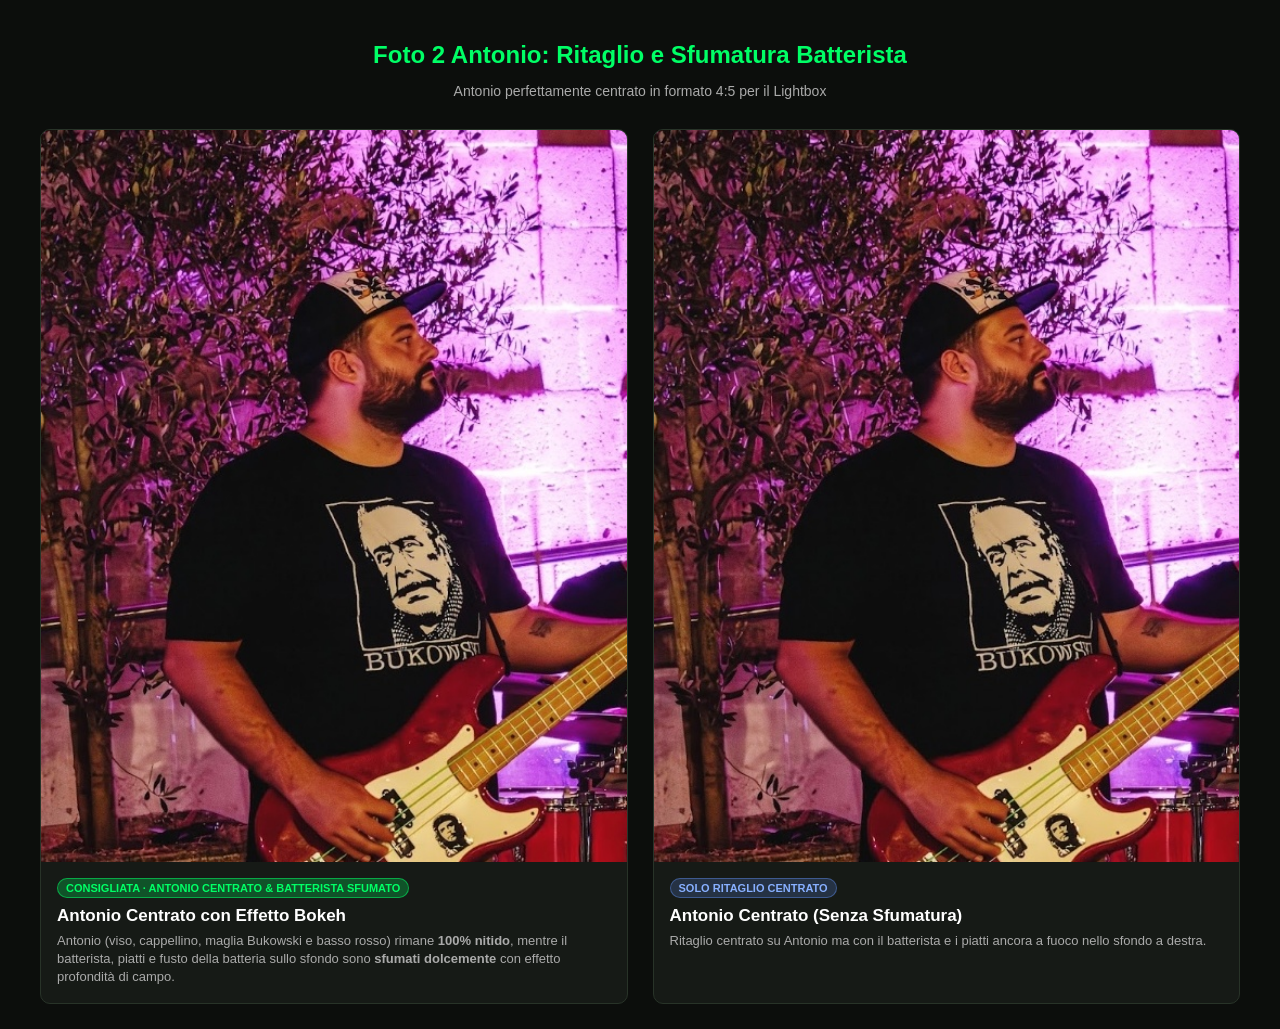
<file: compare_antonio.html>
<!DOCTYPE html>
<html><head><meta charset="utf-8">
<meta name="viewport" content="width=device-width, initial-scale=1">
<title>Confronto Foto Antonio - Green Band</title>
<style>
body { background: #0c0e0c; color: #fff; font-family: -apple-system, BlinkMacSystemFont, "Segoe UI", Roboto, sans-serif; padding: 25px; margin: 0; }
h1 { color: #00ff66; text-align: center; margin-bottom: 8px; font-size: 24px; }
p.intro { text-align: center; color: #aaa; margin-bottom: 30px; font-size: 14px; }
.grid { display: grid; grid-template-columns: repeat(auto-fit, minmax(320px, 1fr)); gap: 25px; max-width: 1200px; margin: 0 auto; }
.card { background: #161a16; border: 1px solid #283328; border-radius: 10px; overflow: hidden; display: flex; flex-direction: column; }
.wrap { position: relative; width: 100%; aspect-ratio: 4 / 5; overflow: hidden; background: #000; }
.wrap img { width: 100%; height: 100%; object-fit: cover; display: block; }
.info { padding: 16px; }
.tag { display: inline-block; padding: 3px 8px; border-radius: 999px; font-size: 11px; font-weight: 700; text-transform: uppercase; margin-bottom: 8px; }
.tag-fav { background: rgba(0, 255, 102, 0.25); color: #00ff66; border: 1px solid rgba(0, 255, 102, 0.5); }
.tag-raw { background: rgba(100, 150, 255, 0.2); color: #88b0ff; border: 1px solid rgba(100, 150, 255, 0.4); }
.info h3 { margin: 0 0 6px; font-size: 17px; color: #fff; }
.info p { font-size: 13px; color: #aaa; margin: 0; line-height: 1.4; }
</style>
</head><body>
<h1>Foto 2 Antonio: Ritaglio e Sfumatura Batterista</h1>
<p class="intro">Antonio perfettamente centrato in formato 4:5 per il Lightbox</p>

<div class="grid">
  <!-- Con sfumatura dello sfondo / batterista -->
  <div class="card">
    <div class="wrap">
      <img src="assets/img/members/antonio_penza_live.jpg?v=1" alt="Antonio Centrato con Sfumatura">
    </div>
    <div class="info">
      <span class="tag tag-fav">Consigliata · Antonio Centrato & Batterista Sfumato</span>
      <h3>Antonio Centrato con Effetto Bokeh</h3>
      <p>Antonio (viso, cappellino, maglia Bukowski e basso rosso) rimane <strong>100% nitido</strong>, mentre il batterista, piatti e fusto della batteria sullo sfondo sono <strong>sfumati dolcemente</strong> con effetto profondità di campo.</p>
    </div>
  </div>

  <!-- Senza sfumatura -->
  <div class="card">
    <div class="wrap">
      <img src="assets/img/members/antonio_penza_crop_clean.jpg" alt="Antonio Centrato Senza Sfumatura">
    </div>
    <div class="info">
      <span class="tag tag-raw">Solo Ritaglio Centrato</span>
      <h3>Antonio Centrato (Senza Sfumatura)</h3>
      <p>Ritaglio centrato su Antonio ma con il batterista e i piatti ancora a fuoco nello sfondo a destra.</p>
    </div>
  </div>
</div>
</body></html>
</file>
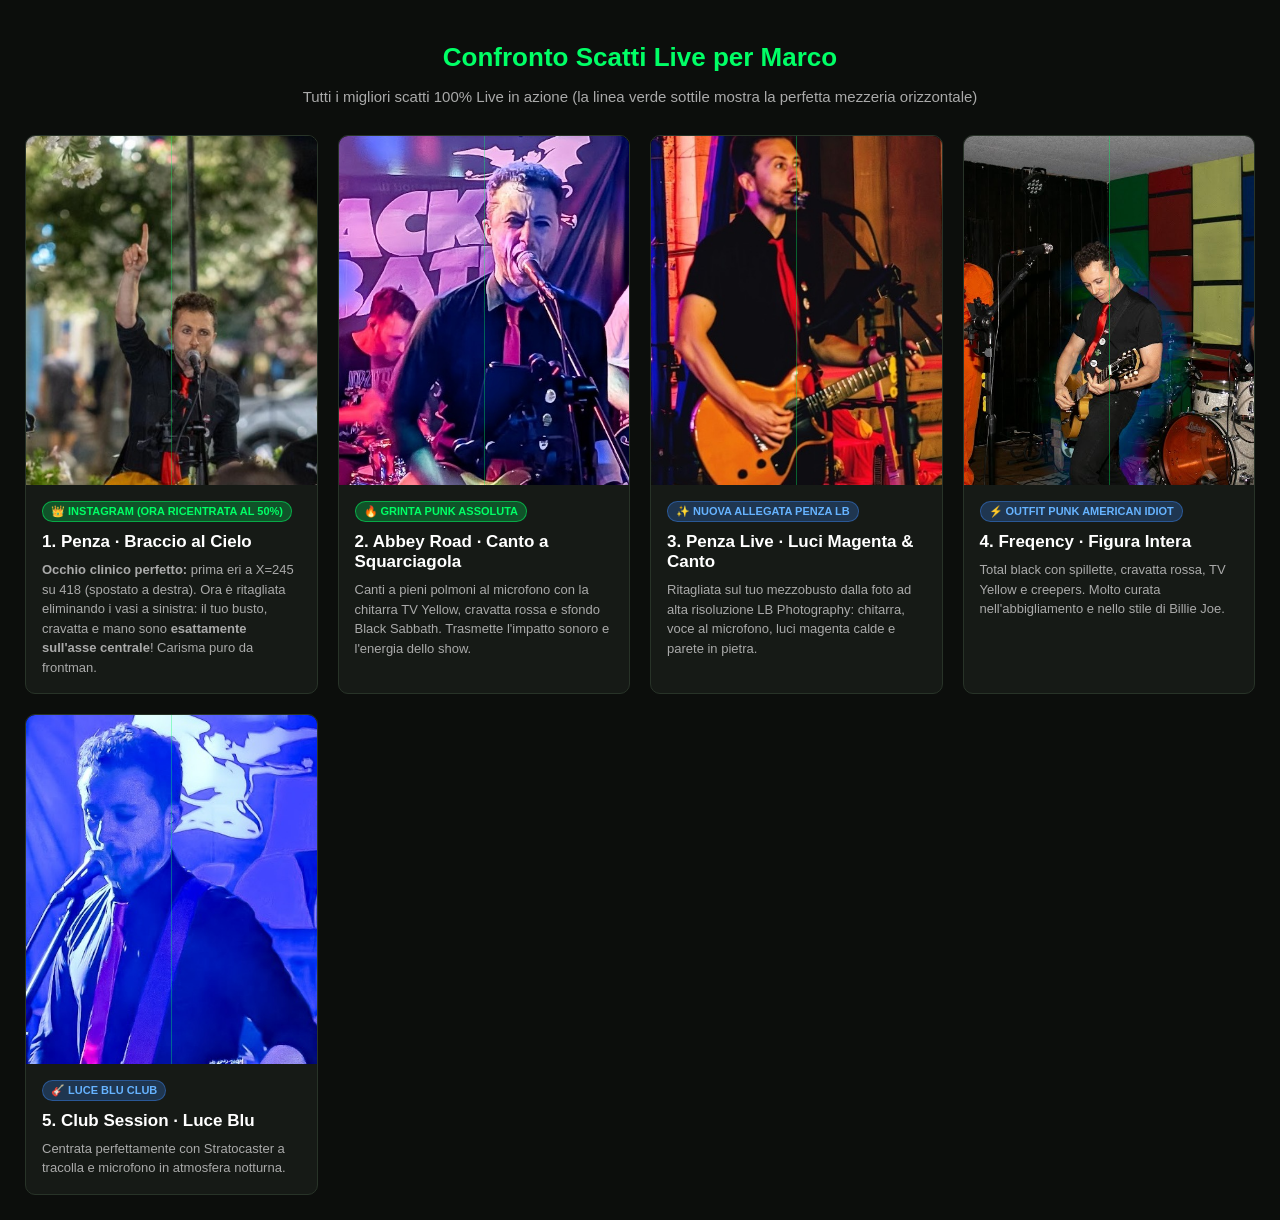
<file: compare_marco.html>
<!DOCTYPE html>
<html><head><meta charset="utf-8">
<meta name="viewport" content="width=device-width, initial-scale=1">
<title>Confronto Foto Marco - Green Band</title>
<style>
body { background: #0c0e0c; color: #fff; font-family: -apple-system, BlinkMacSystemFont, "Segoe UI", Roboto, sans-serif; padding: 25px; margin: 0; }
h1 { color: #00ff66; text-align: center; margin-bottom: 8px; font-size: 26px; }
p.intro { text-align: center; color: #aaa; margin-bottom: 30px; font-size: 15px; }
.grid { display: grid; grid-template-columns: repeat(auto-fit, minmax(280px, 1fr)); gap: 20px; max-width: 1400px; margin: 0 auto; }
.card { background: #161a16; border: 1px solid #283328; border-radius: 10px; overflow: hidden; display: flex; flex-direction: column; transition: transform 0.2s, border-color 0.2s; }
.card:hover { transform: translateY(-4px); border-color: #00ff66; box-shadow: 0 10px 25px rgba(0,255,102,0.15); }
.img-wrap { width: 100%; aspect-ratio: 4 / 4.8; overflow: hidden; background: #000; position: relative; }
.img-wrap img { width: 100%; height: 100%; object-fit: cover; object-position: center top; display: block; }
.center-guide { position: absolute; top: 0; bottom: 0; left: 50%; width: 1px; background: rgba(0, 255, 102, 0.35); pointer-events: none; }
.info { padding: 16px; flex-grow: 1; }
.info h3 { margin: 0 0 8px; font-size: 17px; color: #fff; }
.tag { display: inline-block; padding: 3px 8px; border-radius: 999px; font-size: 11px; font-weight: 700; text-transform: uppercase; margin-bottom: 10px; }
.tag-fav { background: rgba(0, 255, 102, 0.25); color: #00ff66; border: 1px solid rgba(0, 255, 102, 0.5); }
.tag-new { background: rgba(60, 140, 255, 0.25); color: #66b3ff; border: 1px solid rgba(60, 140, 255, 0.4); }
.info p { font-size: 13px; color: #aaa; line-height: 1.5; margin: 0; }
</style>
</head>
<body>
<h1>Confronto Scatti Live per Marco</h1>
<p class="intro">Tutti i migliori scatti 100% Live in azione (la linea verde sottile mostra la perfetta mezzeria orizzontale)</p>

<div class="grid">
  <!-- 1. Instagram Ricentrata al millimetro -->
  <div class="card">
    <div class="img-wrap">
      <img src="assets/img/members/marco_penza_sky.jpg?v=2" alt="Penza Braccio al Cielo Ricentrata">
      <div class="center-guide"></div>
    </div>
    <div class="info">
      <span class="tag tag-fav">👑 Instagram (Ora Ricentrata al 50%)</span>
      <h3>1. Penza · Braccio al Cielo</h3>
      <p><strong>Occhio clinico perfetto:</strong> prima eri a X=245 su 418 (spostato a destra). Ora è ritagliata eliminando i vasi a sinistra: il tuo busto, cravatta e mano sono <strong>esattamente sull'asse centrale</strong>! Carisma puro da frontman.</p>
    </div>
  </div>

  <!-- 2. Abbey Road Canto Grinta -->
  <div class="card">
    <div class="img-wrap">
      <img src="assets/img/members/marco_abbey_crop.jpg" alt="Abbey Road Grinta">
      <div class="center-guide"></div>
    </div>
    <div class="info">
      <span class="tag tag-fav">🔥 Grinta Punk Assoluta</span>
      <h3>2. Abbey Road · Canto a Squarciagola</h3>
      <p>Canti a pieni polmoni al microfono con la chitarra TV Yellow, cravatta rossa e sfondo Black Sabbath. Trasmette l'impatto sonoro e l'energia dello show.</p>
    </div>
  </div>

  <!-- 3. Penza Live LB Nuova Allegata -->
  <div class="card">
    <div class="img-wrap">
      <img src="assets/img/members/marco_penza_warm.jpg" alt="Penza Warm LB">
      <div class="center-guide"></div>
    </div>
    <div class="info">
      <span class="tag tag-new">✨ Nuova Allegata Penza LB</span>
      <h3>3. Penza Live · Luci Magenta & Canto</h3>
      <p>Ritagliata sul tuo mezzobusto dalla foto ad alta risoluzione LB Photography: chitarra, voce al microfono, luci magenta calde e parete in pietra.</p>
    </div>
  </div>

  <!-- 4. Freqency Outfit Punk -->
  <div class="card">
    <div class="img-wrap">
      <img src="assets/img/members/marco_freq_solo.jpg" alt="Freqency Solo">
      <div class="center-guide"></div>
    </div>
    <div class="info">
      <span class="tag tag-new">⚡ Outfit Punk American Idiot</span>
      <h3>4. Freqency · Figura Intera</h3>
      <p>Total black con spillette, cravatta rossa, TV Yellow e creepers. Molto curata nell'abbigliamento e nello stile di Billie Joe.</p>
    </div>
  </div>

  <!-- 5. Luce Blu -->
  <div class="card">
    <div class="img-wrap">
      <img src="assets/img/members/marco_blue_centered.jpg" alt="Luce Blu">
      <div class="center-guide"></div>
    </div>
    <div class="info">
      <span class="tag tag-new">🎸 Luce Blu Club</span>
      <h3>5. Club Session · Luce Blu</h3>
      <p>Centrata perfettamente con Stratocaster a tracolla e microfono in atmosfera notturna.</p>
    </div>
  </div>
</div>
</body>
</html>
</file>
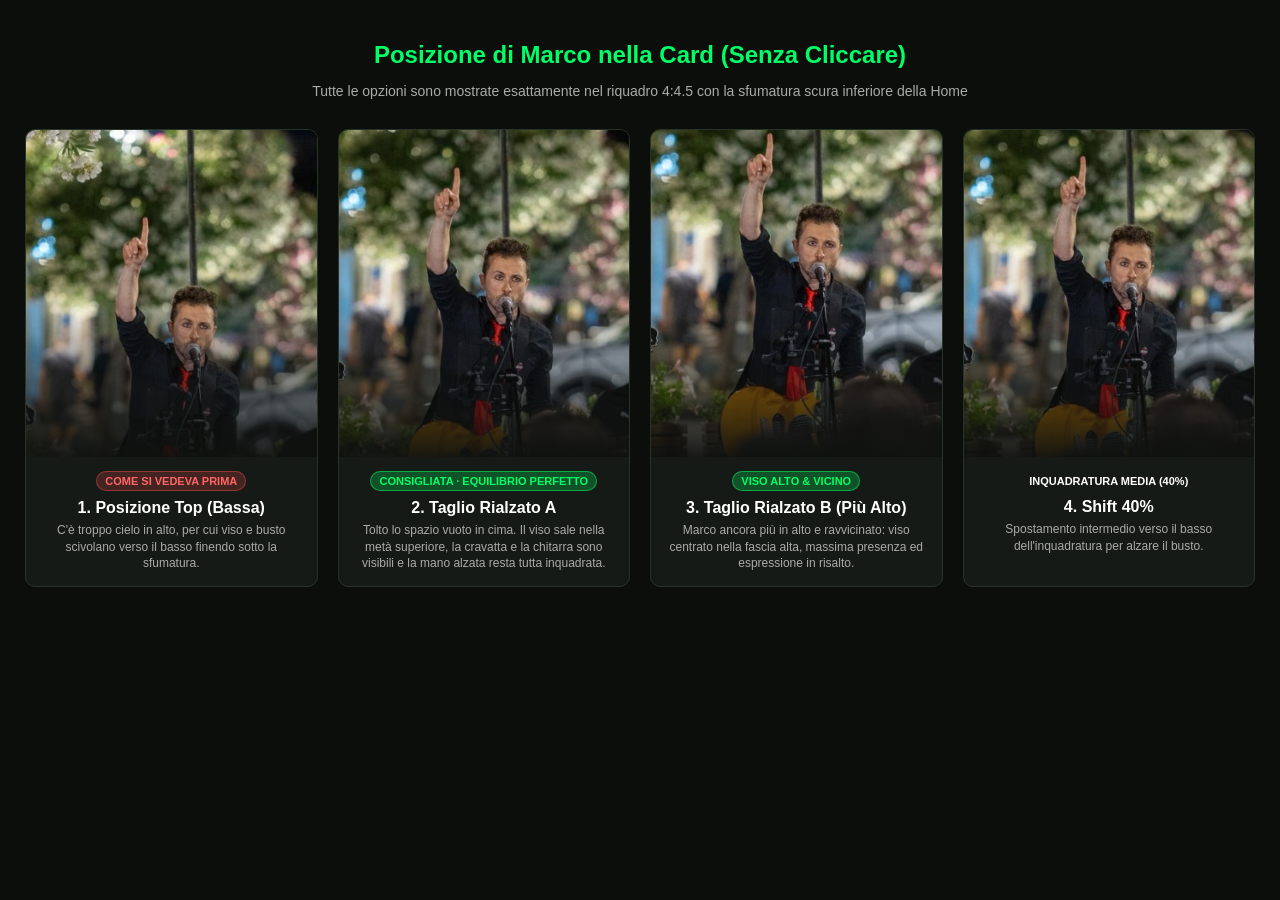
<file: test_position.html>
<!DOCTYPE html>
<html><head><meta charset="utf-8">
<meta name="viewport" content="width=device-width, initial-scale=1">
<title>Posizione Marco nella Card in Home</title>
<style>
body { background: #0c0e0c; color: #fff; font-family: -apple-system, BlinkMacSystemFont, "Segoe UI", Roboto, sans-serif; padding: 25px; margin: 0; }
h1 { color: #00ff66; text-align: center; margin-bottom: 8px; font-size: 24px; }
p.intro { text-align: center; color: #aaa; margin-bottom: 30px; font-size: 14px; }
.grid { display: grid; grid-template-columns: repeat(auto-fit, minmax(260px, 1fr)); gap: 20px; max-width: 1300px; margin: 0 auto; }
.card { background: #161a16; border: 1px solid #283328; border-radius: 10px; overflow: hidden; display: flex; flex-direction: column; transition: transform 0.2s, border-color 0.2s; }
.card:hover { transform: translateY(-4px); border-color: #00ff66; box-shadow: 0 10px 25px rgba(0,255,102,0.15); }
.wrap { position: relative; width: 100%; aspect-ratio: 4 / 4.5; overflow: hidden; background: #000; }
.wrap img { width: 100%; height: 100%; object-fit: cover; display: block; }
.overlay { position: absolute; inset: 0; background: linear-gradient(180deg, transparent 55%, rgba(15, 17, 15, 0.95) 100%); pointer-events: none; }
.info { padding: 14px; flex-grow: 1; text-align: center; }
.tag { display: inline-block; padding: 3px 8px; border-radius: 999px; font-size: 11px; font-weight: 700; text-transform: uppercase; margin-bottom: 8px; }
.tag-old { background: rgba(255, 80, 80, 0.2); color: #ff6666; border: 1px solid rgba(255, 80, 80, 0.4); }
.tag-fav { background: rgba(0, 255, 102, 0.25); color: #00ff66; border: 1px solid rgba(0, 255, 102, 0.5); }
.info h3 { margin: 0 0 5px; font-size: 16px; color: #fff; }
.info p { font-size: 12px; color: #aaa; margin: 0; line-height: 1.4; }
</style>
</head>
<body>
<h1>Posizione di Marco nella Card (Senza Cliccare)</h1>
<p class="intro">Tutte le opzioni sono mostrate esattamente nel riquadro 4:4.5 con la sfumatura scura inferiore della Home</p>

<div class="grid">
  <!-- 1. Prima (Bassa) -->
  <div class="card">
    <div class="wrap">
      <img src="assets/img/members/marco_penza_sky.jpg" style="object-position: center top;">
      <div class="overlay"></div>
    </div>
    <div class="info">
      <span class="tag tag-old">Come si vedeva prima</span>
      <h3>1. Posizione Top (Bassa)</h3>
      <p>C'è troppo cielo in alto, per cui viso e busto scivolano verso il basso finendo sotto la sfumatura.</p>
    </div>
  </div>

  <!-- 2. Taglio A: Rialzato & Dito Visibile -->
  <div class="card">
    <div class="wrap">
      <img src="assets/img/members/marco_card_opt_a.jpg">
      <div class="overlay"></div>
    </div>
    <div class="info">
      <span class="tag tag-fav">Consigliata · Equilibrio Perfetto</span>
      <h3>2. Taglio Rialzato A</h3>
      <p>Tolto lo spazio vuoto in cima. Il viso sale nella metà superiore, la cravatta e la chitarra sono visibili e la mano alzata resta tutta inquadrata.</p>
    </div>
  </div>

  <!-- 3. Taglio B: Viso in Primo Piano -->
  <div class="card">
    <div class="wrap">
      <img src="assets/img/members/marco_card_opt_b.jpg">
      <div class="overlay"></div>
    </div>
    <div class="info">
      <span class="tag tag-fav">Viso Alto & Vicino</span>
      <h3>3. Taglio Rialzato B (Più Alto)</h3>
      <p>Marco ancora più in alto e ravvicinato: viso centrato nella fascia alta, massima presenza ed espressione in risalto.</p>
    </div>
  </div>

  <!-- 4. CSS Shift 40% -->
  <div class="card">
    <div class="wrap">
      <img src="assets/img/members/marco_penza_sky.jpg" style="object-position: center 40%;">
      <div class="overlay"></div>
    </div>
    <div class="info">
      <span class="tag">Inquadratura Media (40%)</span>
      <h3>4. Shift 40%</h3>
      <p>Spostamento intermedio verso il basso dell'inquadratura per alzare il busto.</p>
    </div>
  </div>
</div>
</body>
</html>
</file>
